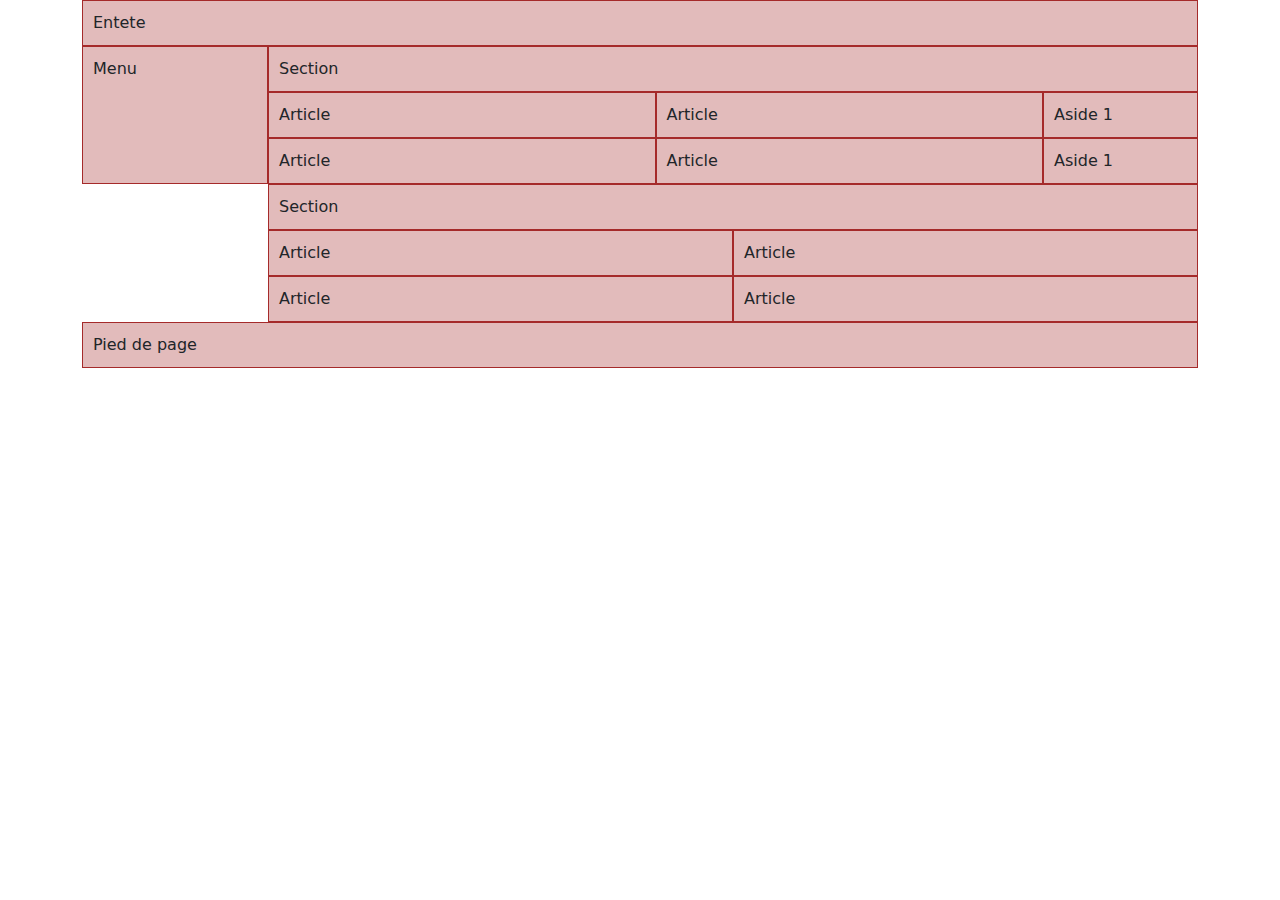
<file: bootstrap/index.html>
<!DOCTYPE html>
<html lang="en">
<head>
    <meta charset="UTF-8">
    <meta name="viewport" content="width=device-width, initial-scale=1.0">
    <title>Document</title>
    <link rel="stylesheet" href="bootstrap.min.css">

    <style>
        .text {
            padding: 10px;
            background-color: rgba(165, 42, 42, 0.323);
            border: 1px solid brown;
        }
    </style>
</head>
<body>
    <div class="container">
        <div class="row g-0">
            <div class="col-12">
                <div class="text">Entete</div>
            </div>
            
            <div class="row g-0">
                <div class="col-2">
                    <div class="text h-100">Menu</div>
                </div>
                <div class="col-10">
                    <div class="row g-0">
                        <!-- Row -->
                        <div class="col-12">
                            <div class="text">Section</div>
                        </div>
                        <!-- Row -->
                        <div class="col-5">
                            <div class="text">Article</div>
                        </div>
                        <div class="col-5">
                            <div class="text">Article</div>
                        </div>
                        <div class="col-2">
                            <div class="text">Aside 1</div>
                        </div>
                        <!-- Row -->
                        <div class="col-5">
                            <div class="text">Article</div>
                        </div>
                        <div class="col-5">
                            <div class="text">Article</div>
                        </div>
                        <div class="col-2">
                            <div class="text">Aside 1</div>
                        </div>
                    </div>
                </div>
            </div>
            
            <div class="col-10 offset-2">
                <div class="row g-0">
                    <div class="col-12">
                        <div class="text">Section</div>
                    </div>
                    <div class="col-6">
                        <div class="text">Article</div>
                    </div>
                    <div class="col-6">
                        <div class="text">Article</div>
                    </div>
                    <div class="col-6">
                        <div class="text">Article</div>
                    </div>
                    <div class="col-6">
                        <div class="text">Article</div>
                    </div>
                </div>
            </div>
            <div class="col-12">
                <div class="text">Pied de page</div>
            </div>
        </div>
    </div>

    <script src="bootstrap.bundle.min.js"></script>
</body>
</html>
</file>
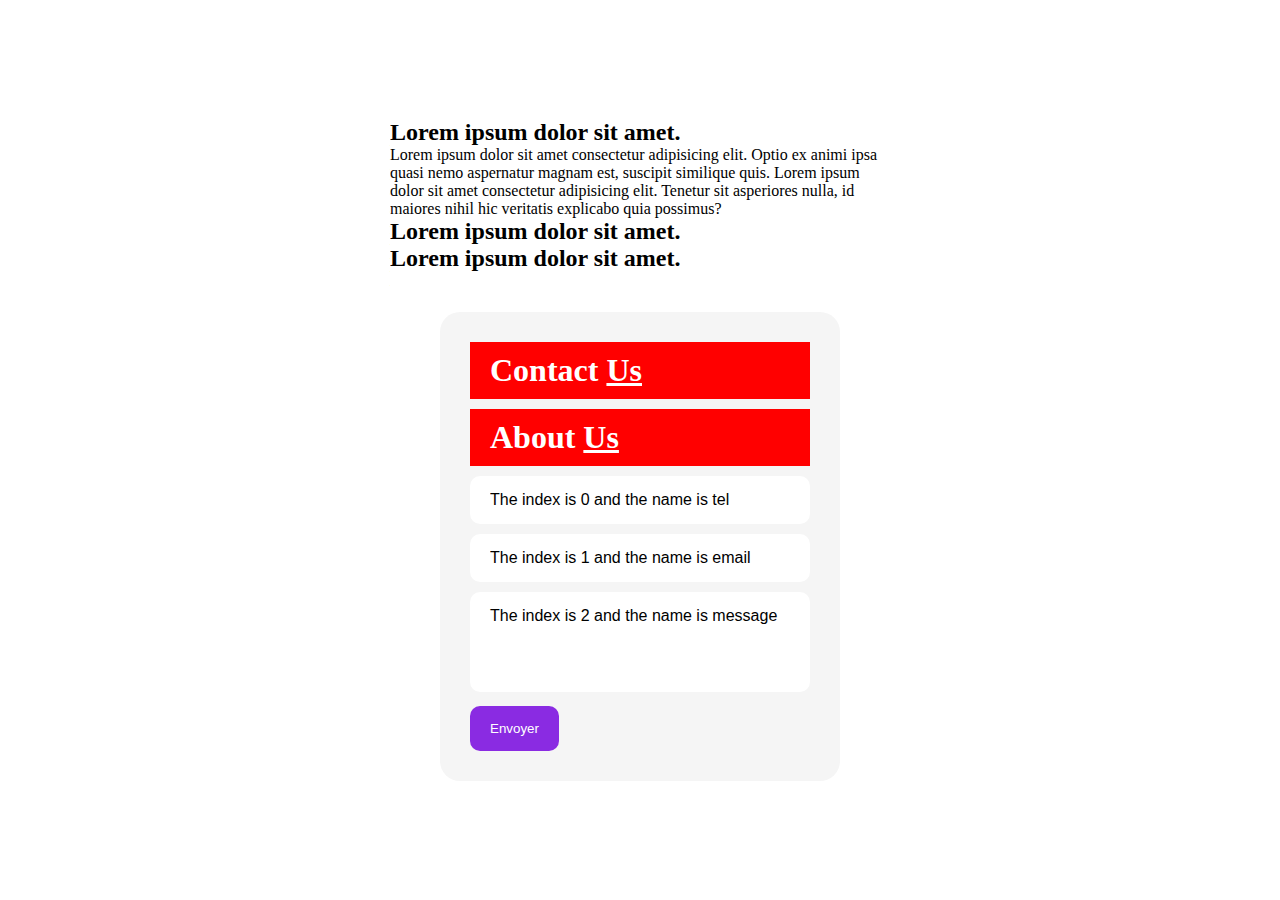
<file: jquery/index.html>
<!DOCTYPE html>
<html lang="en">

<head>
    <meta charset="UTF-8">
    <meta name="viewport" content="width=device-width, initial-scale=1.0">
    <title>Document</title>
    <link rel="stylesheet" href="style.css">
</head>

<body>

    <div class="accordion">
        <h2 class="title">Lorem ipsum dolor sit amet.</h2>
        <div class="desc">Lorem ipsum dolor sit amet consectetur adipisicing elit. Optio ex animi ipsa quasi nemo aspernatur magnam est, suscipit similique quis. Lorem ipsum dolor sit amet consectetur adipisicing elit. Tenetur sit asperiores nulla, id maiores nihil hic veritatis explicabo quia possimus?</div>
        <h2 class="title">Lorem ipsum dolor sit amet.</h2>
        <div class="desc" style="display: none;">Lorem ipsum dolor sit amet consectetur adipisicing elit. Optio ex animi ipsa quasi nemo aspernatur magnam est, suscipit similique quis. Lorem ipsum dolor sit amet consectetur adipisicing elit. Tenetur sit asperiores nulla, id maiores nihil hic veritatis explicabo quia possimus?</div>
        <h2 class="title">Lorem ipsum dolor sit amet.</h2>
        <div class="desc" style="display: none;">Lorem ipsum dolor sit amet consectetur adipisicing elit. Optio ex animi ipsa quasi nemo aspernatur magnam est, suscipit similique quis. Lorem ipsum dolor sit amet consectetur adipisicing elit. Tenetur sit asperiores nulla, id maiores nihil hic veritatis explicabo quia possimus?</div>
    </div>

    <form>
        <h1>Contact <u>Us</u></h1>
        <h1>About <u>Us</u></h1>
        <input name="tel" type="tel" placeholder="Tel">
        <input name="email" type="email" placeholder="Email">
        <textarea name="message" placeholder="Message"></textarea>
        <button type="button">Envoyer</button>
    </form>

    <script src="https://cdnjs.cloudflare.com/ajax/libs/jquery/3.7.1/jquery.js"></script>
    <script src="script.js"></script>
</body>
</html>
</file>
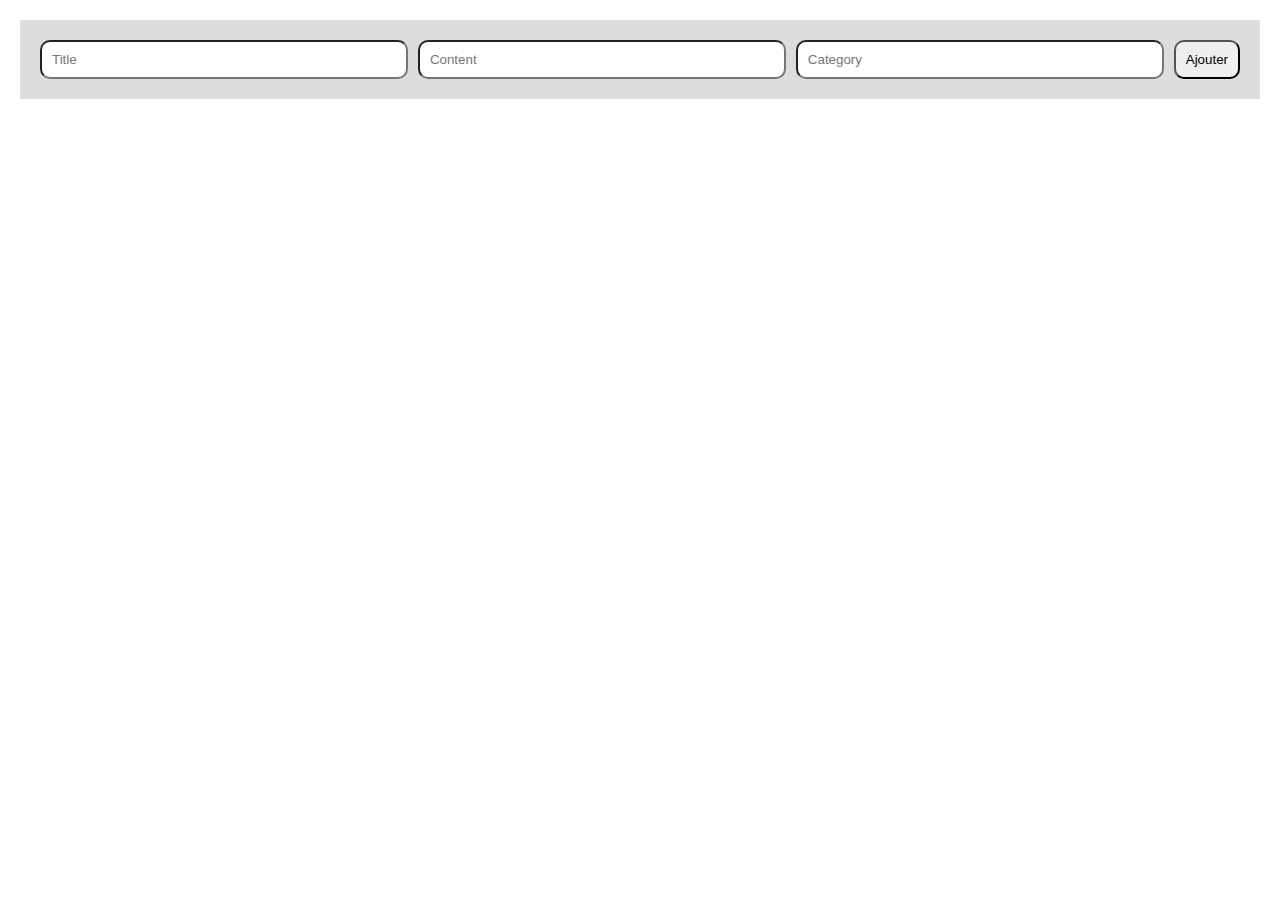
<file: php/ajax-project/index.html>
<!DOCTYPE html>
<html lang="en">

<head>
    <meta charset="UTF-8">
    <meta name="viewport" content="width=device-width, initial-scale=1.0">
    <title>Document</title>

    <style>
        * {
            margin: 0;
            padding: 0;
            box-sizing: border-box;
        }

        body {
            font-family: sans-serif;
        }

        form {
            width: 100%;
            display: flex;
            background-color: #ddd;
            padding: 20px;
            position: sticky;
            top: 0;
            z-index: 99;
            border: 20px solid #fff;
        }

        form input {
            flex: 1;
            padding: 10px;
            border-radius: 10px;
            margin-right: 10px;
        }

        form button {
            padding: 10px;
            border-radius: 10px;
        }
        
        #posts {
            display: flex;
            flex-wrap: wrap;
        }

        .post-item {
            position: relative;
            flex: 0 0 200px;
            padding: 20px;
            background-color: #eee;
            border-radius: 10px;
            margin: 20px 10px;
            overflow: hidden;
        }

        .post-item .category {
            font-size: 14px;
            margin-bottom: 10px;
            background-color: blueviolet;
            padding: 10px;
            border-radius: 6px;
            color: #fff;
        }

        .post-item .title {
            font-size: 18px;
            margin-bottom: 10px;
        }

        .post-item .date {
            font-size: 12px;
            opacity: .6;
        }

        .post-item:hover .actions {
            transform: none;
        }

        .actions {
            display: flex;
            align-items: center;
            justify-content: center;
            background-color: #ddd;
            padding: 10px;
            position: absolute;
            left: 0;
            bottom: 0;
            z-index: 2;
            width: 100%;
            transform: translateY(100%);
            transition: all .3s;
        }

        .actions .update,
        .actions .delete {
            border: none;
            outline: none;
            color: #fff;
            padding: 6px;
            margin: 0 5px;
            cursor: pointer;
        }

        .actions .update {
            background-color: darkseagreen;
        }

        .actions .delete {
            background-color: brown;
        }
    </style>
</head>

<body>
    <form>
        <input id="title" type="text" placeholder="Title">
        <input id="content" type="text" placeholder="Content">
        <input id="category" type="text" placeholder="Category">
        <button id="btn-insert" type="button">Ajouter</button>
    </form>

    <br>

    <div id="posts"></div>

    <script src="https://code.jquery.com/jquery-3.7.1.min.js"></script>
    <script>
        function getData() {
            $.ajax({
                url: "http://localhost:3000/api/posts.php",
                method: "get",
                success: function (data) {
                    var html = data.map(post => {
                        return `
                        <div class="post-item">
                            <h3 class="category">${post.category}</h3>
                            <h2 class="title">${post.title}</h2>
                            <small class="date">${post.date}</small>

                            <div class="actions">
                                <button class="update" onClick="fillInputs(${post.id}, '${post.title}', '${post.content}', ${post.category_id})">Update</button>
                                <button class="delete" onclick="deletePost(${post.id})">Delete</button>
                            </div>
                        </div>
                    `;
                    }).join("")
                    document.querySelector("#posts").innerHTML = html;
                }
            })
        }
        getData();

        function fillInputs(id, title, content, category_id) {
            console.log(id, title);
            document.getElementById("title").value = title;
            document.getElementById("content").value = content;
            document.getElementById("category").value = category_id;
        }

        function deletePost(id) {
            $.ajax({
                url: `http://localhost:3000/api/posts.php?id=${id}`,
                method: "delete",
                success: function (data) {
                    if (data.status == true) {
                        getData();
                    }
                
                    alert(data.message);
                }
            })
        }

        document.getElementById("btn-insert").addEventListener("click", function () {
            console.log("click");
            var title = document.getElementById("title").value;
            var content = document.getElementById("content").value;
            var category = document.getElementById("category").value;

            $.ajax({
                url: "http://localhost:3000/api/posts.php",
                method: "post",
                data: {
                    title: title,
                    content: content,
                    category_id: category
                },
                success: function (data) {
                    if (data.status == true) {
                        getData();
                    }
                    else {
                        alert(data.message);
                    }
                }
            })
        })
    </script>
</body>

</html>
</file>
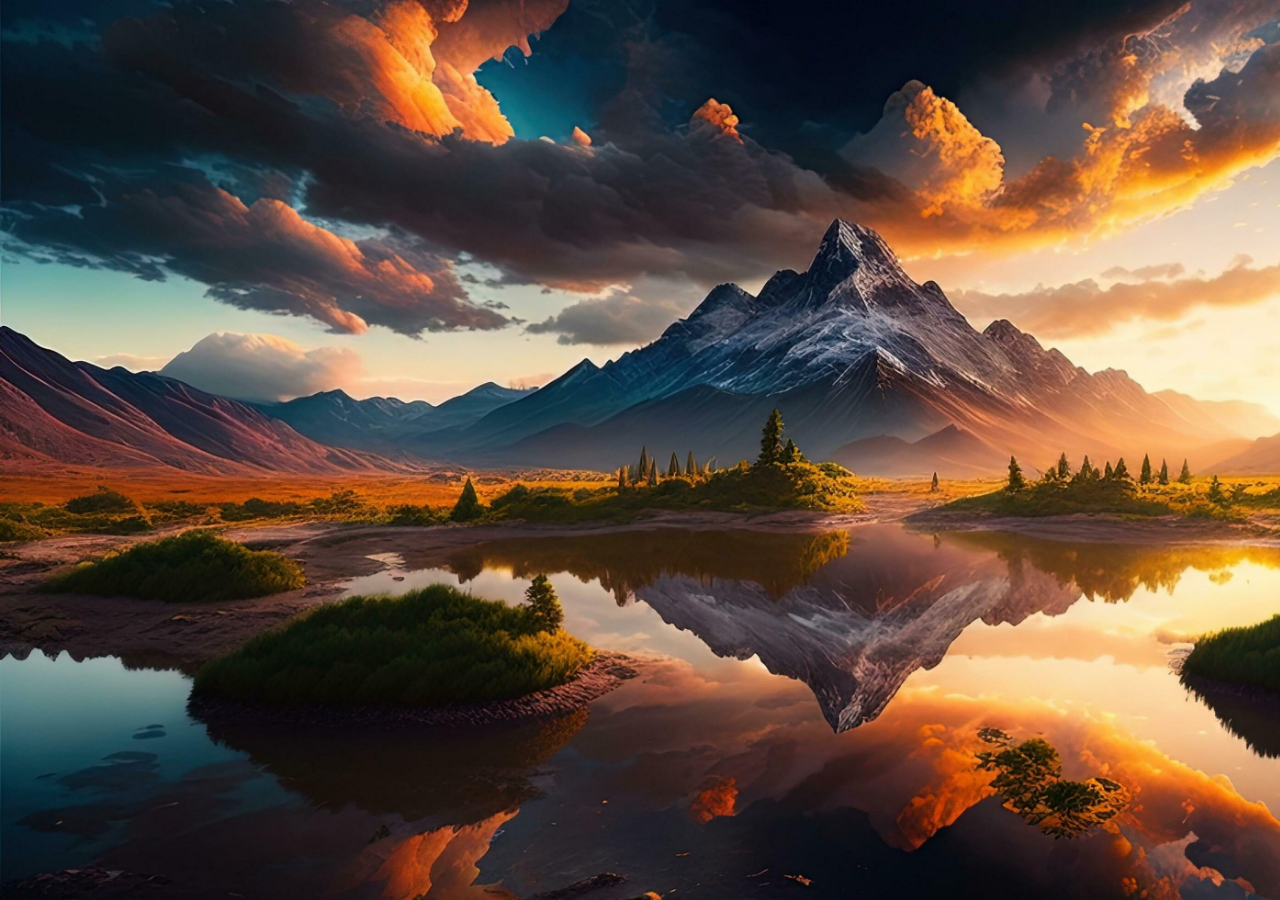
<file: animation3.html>
<!DOCTYPE html>
<html lang="en">
<head>
    <meta charset="UTF-8">
    <meta name="viewport" content="width=device-width, initial-scale=1.0">
    <title>Document</title>

    <style>
         body {
            margin: 0;
            height: 100vh;
            display: flex;
            align-items: center;
            justify-content: center;
        }

        div {
            position: relative;
            width: 100vw;
            height: 100vh;
            overflow: hidden;
        }

        div::before {
            content: "";
            position: absolute;
            top: 0;
            left: 0;
            width: 100%;
            height: 100%;
            background: url(./image.jpeg);
            background-size: cover;
            background-repeat: no-repeat;
            animation: zoom 40s alternate infinite;
        }

        @keyframes zoom {
            to {
                transform: scale(1.5);
            }
        }
    </style>
</head>
<body>
    <div></div>
</body>
</html>
</file>
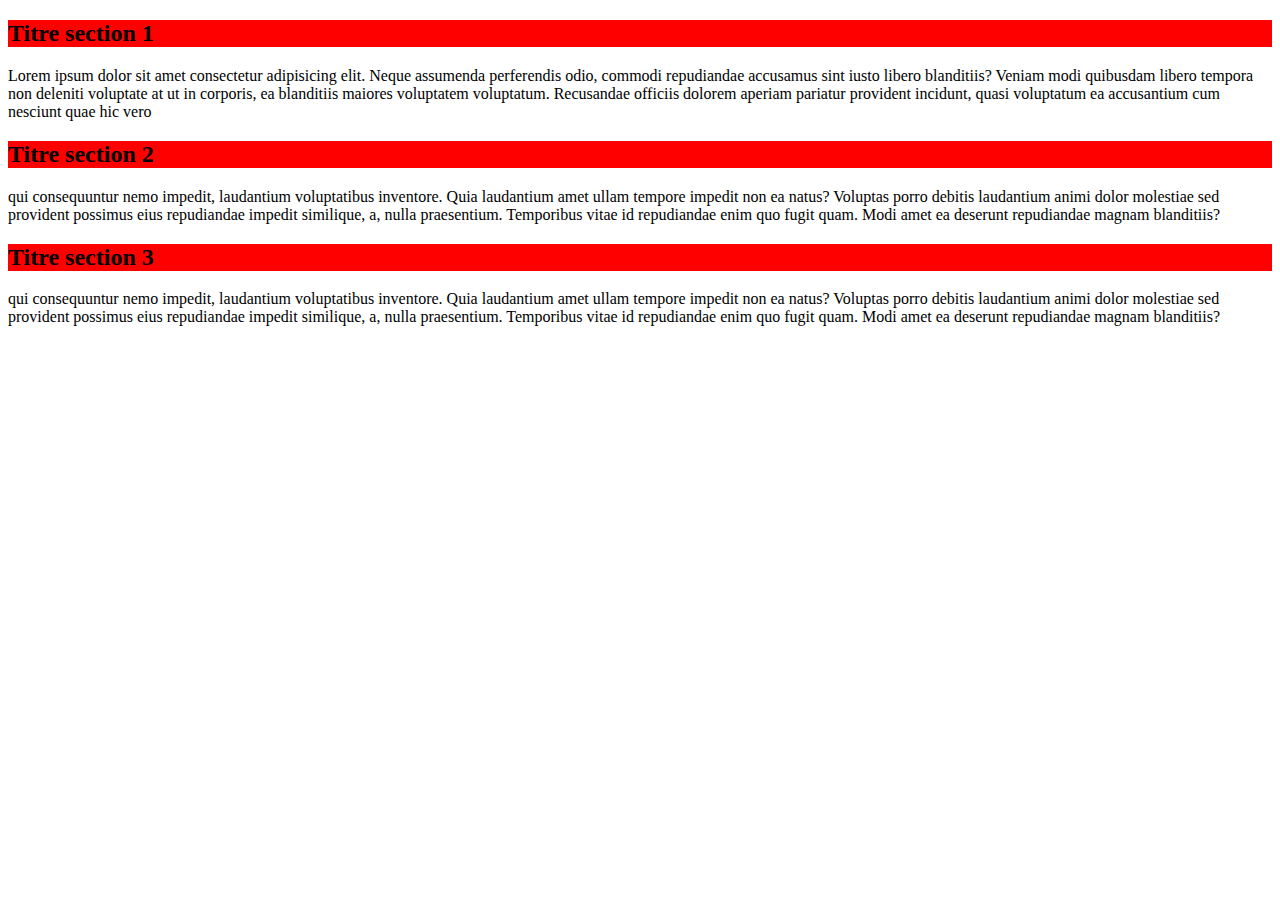
<file: overflow.html>
<!DOCTYPE html>
<html lang="en">
<head>
    <meta charset="UTF-8">
    <meta name="viewport" content="width=device-width, initial-scale=1.0">
    <title>Document</title>

    <style>
        h2 {
            position: sticky;
            top: 0;
            background-color: red;
        }
    </style>
</head>
<body>
    <div>
        <h2>Titre section 1</h2>
        <p>Lorem ipsum dolor sit amet consectetur adipisicing elit. Neque assumenda perferendis odio, commodi repudiandae accusamus sint iusto libero blanditiis? Veniam modi quibusdam libero tempora non deleniti voluptate at ut in corporis, ea blanditiis maiores voluptatem voluptatum. Recusandae officiis dolorem aperiam pariatur provident incidunt, quasi voluptatum ea accusantium cum nesciunt quae hic vero </p>
        <h2>Titre section 2</h2>
        <p>qui consequuntur nemo impedit, laudantium voluptatibus inventore. Quia laudantium amet ullam tempore impedit non ea natus? Voluptas porro debitis laudantium animi dolor molestiae sed provident possimus eius repudiandae impedit similique, a, nulla praesentium. Temporibus vitae id repudiandae enim quo fugit quam. Modi amet ea deserunt repudiandae magnam blanditiis?</p>
        <h2>Titre section 3</h2>
        <p>qui consequuntur nemo impedit, laudantium voluptatibus inventore. Quia laudantium amet ullam tempore impedit non ea natus? Voluptas porro debitis laudantium animi dolor molestiae sed provident possimus eius repudiandae impedit similique, a, nulla praesentium. Temporibus vitae id repudiandae enim quo fugit quam. Modi amet ea deserunt repudiandae magnam blanditiis?</p>
    </div>
</body>
</html>
</file>
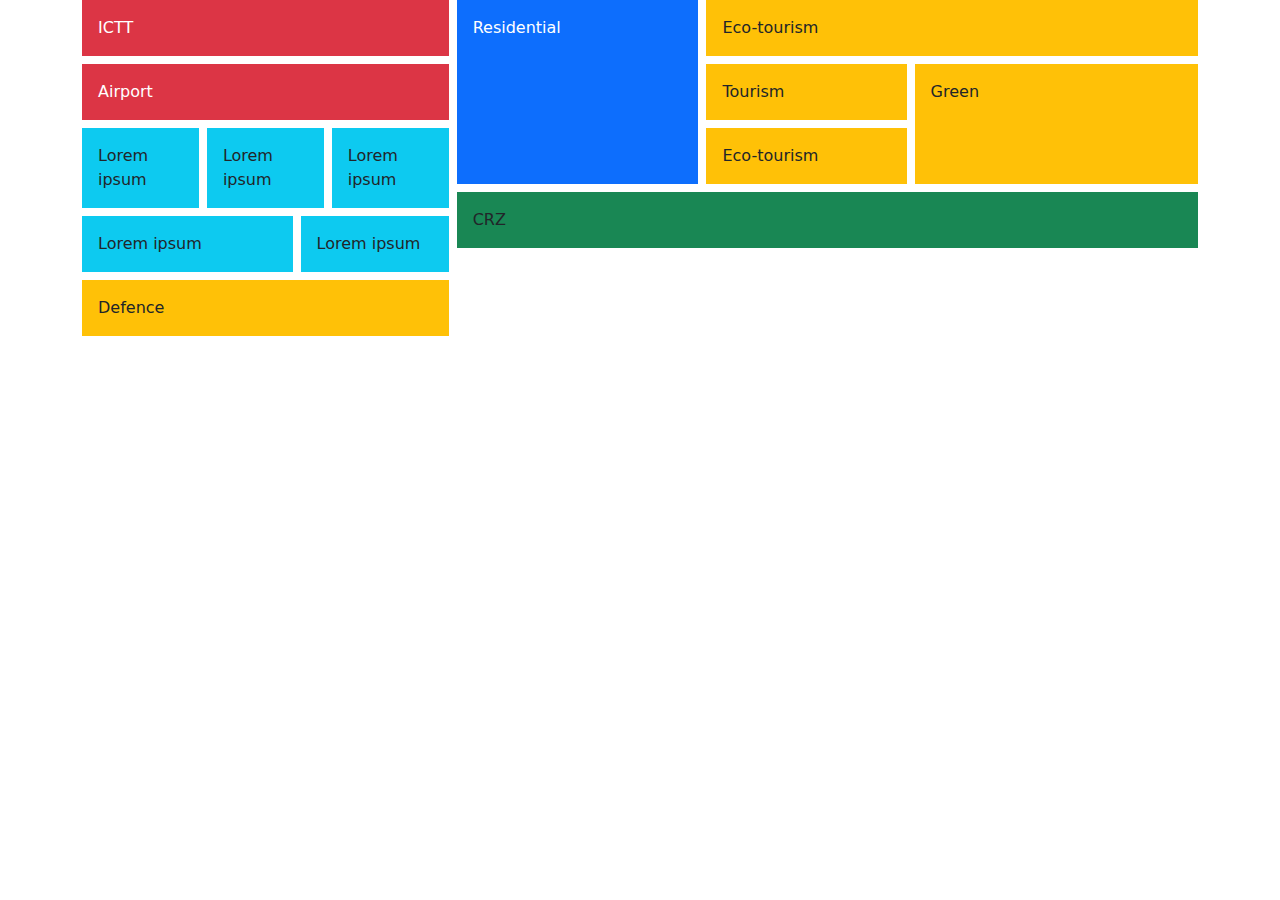
<file: bootstrap/index2.html>
<!DOCTYPE html>
<html lang="en">
<head>
    <meta charset="UTF-8">
    <meta name="viewport" content="width=device-width, initial-scale=1.0">
    <title>Document</title>
    <link rel="stylesheet" href="bootstrap.min.css">
</head>
<body>
    <div class="container">
        <div class="row gx-2">
            <div class="col-4">
                <div class="row gx-2">
                    <!-- Row -->
                    <div class="col-12 mb-2">
                        <div class="bg-danger text-white p-3">ICTT</div>
                    </div>
                    <!-- Row -->
                    <div class="col-12 mb-2">
                        <div class="bg-danger text-white p-3">Airport</div>
                    </div>
                    <!-- Row -->
                    <div class="col-4 mb-2">
                        <div class="bg-info p-3">Lorem ipsum</div>
                    </div>
                    <div class="col-4">
                        <div class="bg-info p-3">Lorem ipsum</div>
                    </div>
                    <div class="col-4">
                        <div class="bg-info p-3">Lorem ipsum</div>
                    </div>
                    <!-- Row -->
                    <div class="col-7 mb-2">
                        <div class="bg-info p-3 h-100">Lorem ipsum</div>
                    </div>
                    <div class="col-5 mb-2">
                        <div class="bg-info p-3 h-100">Lorem ipsum</div>
                    </div>
                    <div class="col-12">
                        <div class="bg-warning p-3">Defence</div>
                    </div>
                </div>
            </div>
            <div class="col-8">
                <div class="row gx-2">
                    <div class="col-4 mb-2">
                        <div class="bg-primary text-white p-3 h-100">Residential</div>
                    </div>
                    <div class="col-8 mb-2">
                        <div class="row gx-2">
                            <div class="col-12 mb-2">
                                <div class="bg-warning p-3">Eco-tourism</div>
                            </div>
                            <div class="col-5">
                                <div class="bg-warning p-3 mb-2">Tourism</div>
                                <div class="bg-warning p-3">Eco-tourism</div>
                            </div>
                            <div class="col-7">
                                <div class="bg-warning p-3 h-100">Green</div>
                            </div>
                        </div>
                    </div>
                    <div class="col-12">
                        <div class="bg-success p-3">CRZ</div>
                    </div>
                </div>
            </div>
        </div>
    </div>

    <script src="bootstrap.bundle.min.js"></script>
</body>
</html>
</file>
<file: jquery/style.css>
* {
    margin: 0;
    padding: 0;
    box-sizing: border-box;
}

body {
    min-height: 100vh;
    display: flex;
    flex-direction: column;
    align-items: center;
    justify-content: center;
    padding: 30px;
}

form {
    width: 100%;
    max-width: 400px;
    padding: 30px;
    border-radius: 20px;
    background-color: #f5f5f5;
}

h1 {
    margin-bottom: 10px;
}

input,
textarea {
    width: 100%;
    padding: 15px 20px;
    border: none;
    border-radius: 10px;
    margin-bottom: 10px;
    font-size: 16px;
    font-family: sans-serif;
    outline: none;
}

input.active,
textarea.active {
    border: 2px solid red;
}


textarea {
    height: 100px;
    resize: none;
}

button {
    padding: 15px 20px;
    border: none;
    border-radius: 10px;
    background-color: blueviolet;
    color: #fff;
}

.accordion {
    max-width: 500px;
    margin-bottom: 40px;
}
</file>
